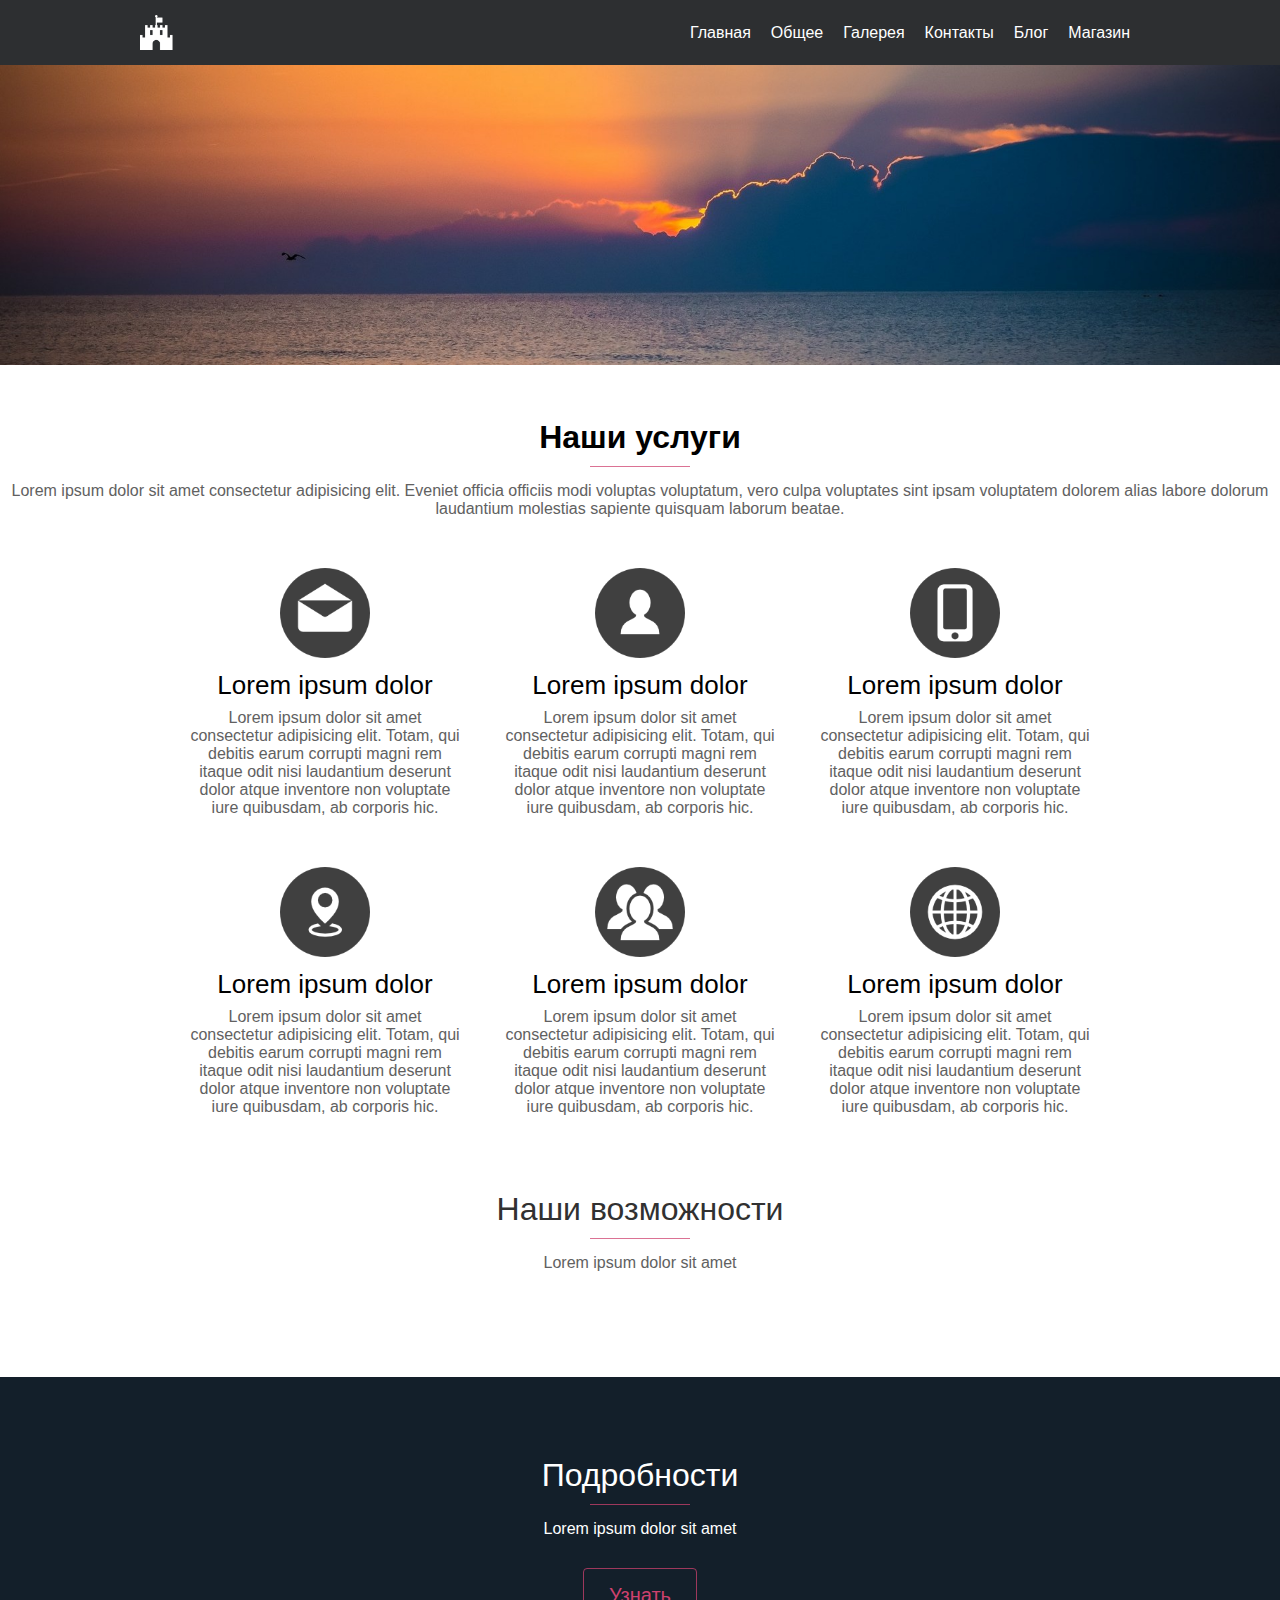
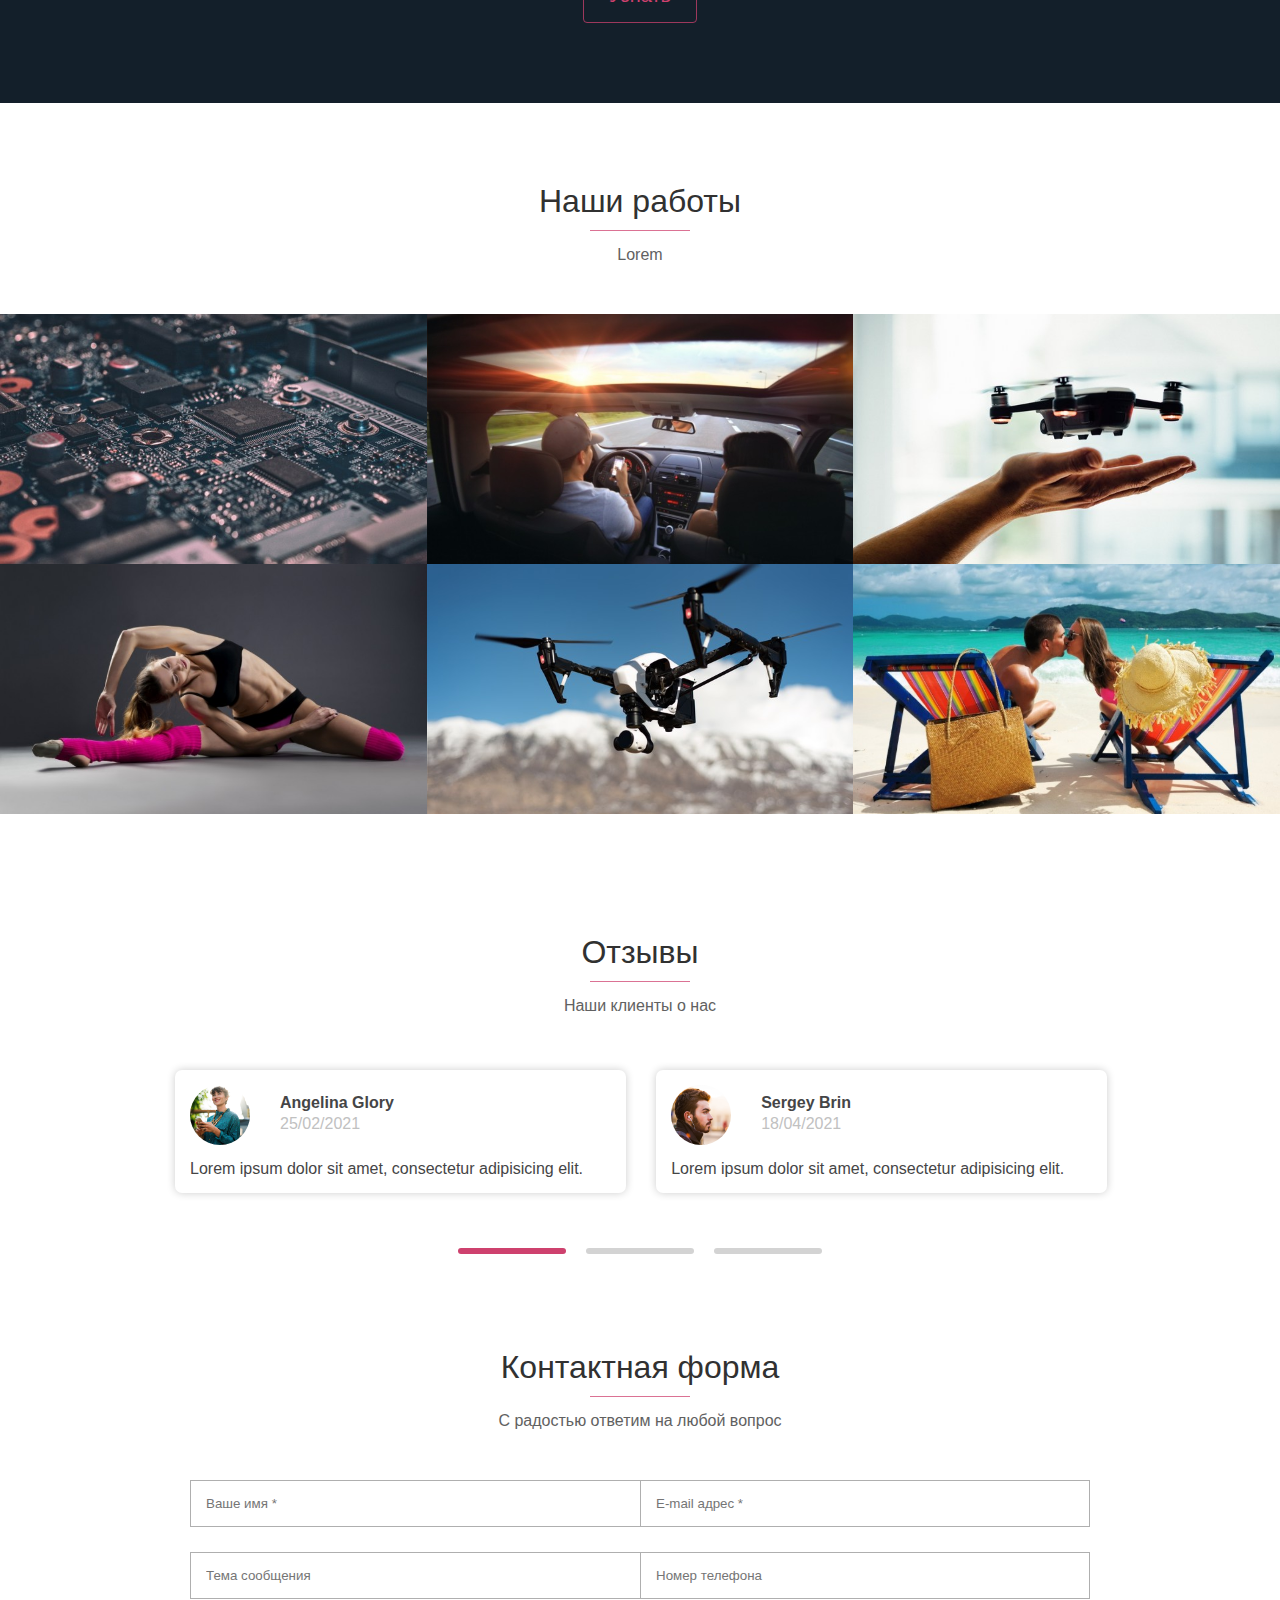
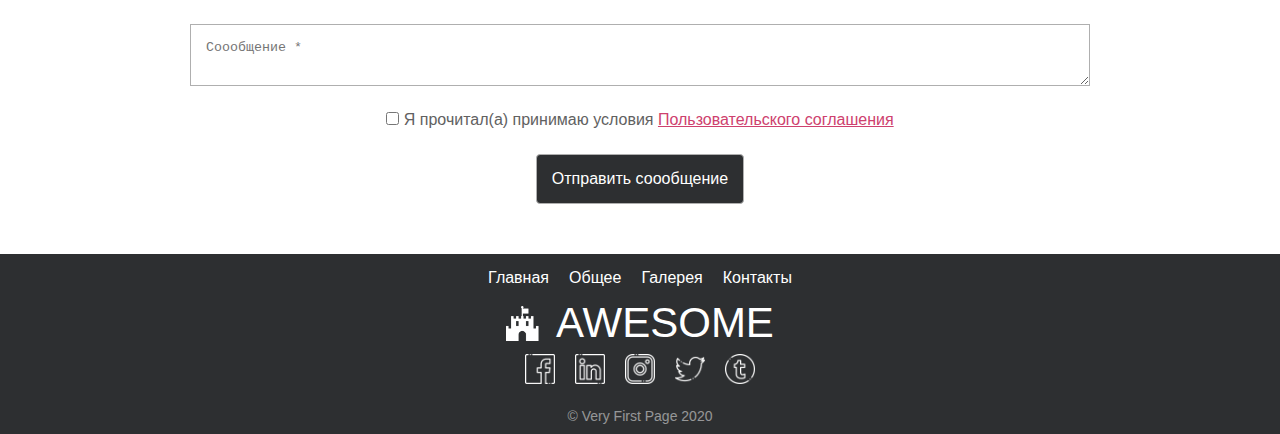
<file: index.html>
<!DOCTYPE html>
<html>
    <head>
        <title>Internet-Store: buy some products</title>
        <meta charset="utf-8">
        <meta name="viewport" content="width=device-width, initial-scale=1.0">
        <link rel="stylesheet" href="styles.css"/>
        <script src="script.js"></script>
        <script src="https://code.jquery.com/jquery-3.5.1.min.js"></script>
        <script src="popup.js"></script>
    </head>
    <body>
        <header>
            <nav id="myTopnav">
                <img src="img/fort-icon.png" alt="Логотип сайта">
                <ul class="menu">
                    <li><a href="index.html" class="menu-element"title="На главную" data-link="top">Главная</a></li>
                    <li><a href="#services" class="menu-element" title="Информация" data-link="services">Общее</a></li>
                    <li><a href="gallery.html" class="menu-element" title="Галерея" data-link="portfolio">Галерея</a></li>
                    <li><a href="contacts.html" class="menu-element" title="Контакты">Контакты</a></li>
                    <li><a href="blog.html" class="menu-element" title="Наш блог">Блог</a></li>
                    <li><a href="shop.html" class="menu-element" title="Магазин">Магазин</a></li>
                </ul>
                <div id="hamburger" class="icon">&#9776;</div>  
            </nav>
        </header>
        <main>
            <section id="top">
                <img class="top-image" src="img/04.jpg" alt="Обложка страницы">
            </section>
            <section class="services" id="services">
            <h1>Наши услуги</h1>
            <div class="delimeter"></div>
            <p>Lorem ipsum dolor sit amet consectetur adipisicing elit. Eveniet officia officiis modi voluptas voluptatum, vero culpa voluptates sint ipsam voluptatem dolorem alias labore dolorum laudantium molestias sapiente quisquam laborum beatae.</p>
            <div class="services-container">
                <div class="container-row">
                    <div class="row-item">
                        <img class="item-img" src="img/icon-1.png" alt="">
                        <h2>Lorem ipsum dolor</h2>
                        <p>Lorem ipsum dolor sit amet consectetur adipisicing elit. Totam, qui debitis earum corrupti magni rem itaque odit nisi laudantium deserunt dolor atque inventore non voluptate iure quibusdam, ab corporis hic.</p>
                    </div>
                    <div class="row-item">
                        <img class="item-img" src="img/icon-2.png" alt="">
                        <h2>Lorem ipsum dolor</h2>
                        <p>Lorem ipsum dolor sit amet consectetur adipisicing elit. Totam, qui debitis earum corrupti magni rem itaque odit nisi laudantium deserunt dolor atque inventore non voluptate iure quibusdam, ab corporis hic.</p>
                    </div>
                    <div class="row-item">
                        <img class="item-img" src="img/icon-3.png" alt="">
                        <h2>Lorem ipsum dolor</h2>
                        <p>Lorem ipsum dolor sit amet consectetur adipisicing elit. Totam, qui debitis earum corrupti magni rem itaque odit nisi laudantium deserunt dolor atque inventore non voluptate iure quibusdam, ab corporis hic.</p>
                    </div>
                    <div class="row-item">
                        <img class="item-img" src="img/icon-4.png" alt="">
                        <h2>Lorem ipsum dolor</h2>
                        <p>Lorem ipsum dolor sit amet consectetur adipisicing elit. Totam, qui debitis earum corrupti magni rem itaque odit nisi laudantium deserunt dolor atque inventore non voluptate iure quibusdam, ab corporis hic.</p>
                    </div>
                    <div class="row-item">
                        <img class="item-img" src="img/icon-5.png" alt="">
                        <h2>Lorem ipsum dolor</h2>
                        <p>Lorem ipsum dolor sit amet consectetur adipisicing elit. Totam, qui debitis earum corrupti magni rem itaque odit nisi laudantium deserunt dolor atque inventore non voluptate iure quibusdam, ab corporis hic.</p>
                    </div>
                    <div class="row-item">
                        <img class="item-img" src="img/icon-6.png" alt="">
                        <h2>Lorem ipsum dolor</h2>
                        <p>Lorem ipsum dolor sit amet consectetur adipisicing elit. Totam, qui debitis earum corrupti magni rem itaque odit nisi laudantium deserunt dolor atque inventore non voluptate iure quibusdam, ab corporis hic.</p>
                    </div>
                </div>
            </div>
            </section>
            <section class="services">
                <h1 class="main-title">Наши возможности</h1>
                <div class="delimeter"></div>
                <p class="main-title-description">Lorem ipsum dolor sit amet</p>
                <div class="services-container"></div>
            </section>
            <section class="overlay black-back">
                <h2 class="main-title">Подробности</h2>
                <div class="delimeter"></div>
                <p class="main-title-description">Lorem ipsum dolor sit amet</p>
                <button class="common-button" type="button" name="button">Узнать</button>
            </section>
            <section class="portfolio" id="portfolio">
                <h2 class="main-title">Наши работы</h2>
                <div class="delimeter"></div>
                <p class="main-title-description">Lorem</p>
                <div class="portfolio-container">
                <div class="portfolio-item" style="background-image: url('img/img12.jpg');" data-src="img/img12.jpg"></div>
                <div class="portfolio-item" style="background-image: url('img/img05.jpg');" data-src="img/img05.jpg"></div>
                <div class="portfolio-item" style="background-image: url('img/img10.jpg');" data-src="img/img10.jpg"></div>
                <div class="portfolio-item" style="background-image: url('img/img07.jpg');" data-src="img/img07.jpg"></div>
                <div class="portfolio-item" style="background-image: url('img/img09.jpg');" data-src="img/img09.jpg"></div>
                <div class="portfolio-item" style="background-image: url('img/img04.jpg');" data-src="img/img04.jpg"></div>
                <div class="description-container">
                <p class="portfolio-title">Lorum dolorum</p>
                <p class="portfolio-description">
                    Duis aute irure dolor in reprehenderit in voluptate velit esse cillum 
                    dolore eu fugiat nulla pariatur.
                </p>
                </div>
                </div>
            </section>
            <section class="testimonials">
                <h1 class="main-title">Отзывы</h1>
                <div class="delimeter"></div>
                <p class="main-title-description">Наши клиенты о нас</p>
                <div class="testimonials-container">
                    <div class="testimonials-inner">
                        <div class="testimonials-card">
                            <div class="card-row">
                                <img class="card-img" src="img/testimonials/01.jpg" alt="">
                                <div class="card-head">
                                    <h4>Angelina Glory</h4>
                                    <span>25/02/2021</span>
                                </div>
                            </div>
                            <p>Lorem ipsum dolor sit amet, consectetur adipisicing elit. </p>
                        </div>
                        <div class="testimonials-card">
                            <div class="card-row">
                                <img class="card-img" src="img/testimonials/02.jpg" alt="">
                                <div class="card-head">
                                    <h4>Sergey Brin</h4>
                                    <span>18/04/2021</span>
                                </div>
                            </div>
                            <p>Lorem ipsum dolor sit amet, consectetur adipisicing elit. </p>
                        </div>
                        <div class="testimonials-card">
                            <div class="card-row">
                                <img class="card-img" src="img/testimonials/03.jpg" alt="">
                                <div class="card-head">
                                    <h4>Stas Savchenko</h4>
                                    <span>25/05/2021</span>
                                </div>
                            </div>
                            <p>Lorem ipsum dolor sit amet, consectetur adipisicing elit. </p>
                        </div>
                        <div class="testimonials-card">
                            <div class="card-row">
                                <img class="card-img" src="img/testimonials/04.jpg" alt="">
                                <div class="card-head">
                                    <h4>Angelina Savchenko</h4>
                                    <span>26/05/2021</span>
                                </div>
                            </div>
                            <p>Lorem ipsum dolor sit amet, consectetur adipisicing elit. </p>
                        </div>
                        <div class="testimonials-card">
                            <div class="card-row">
                                <img class="card-img" src="img/testimonials/05.jpg" alt="">
                                <div class="card-head">
                                    <h4>Ekaterina Waffet</h4>
                                    <span>01/06/2021</span>
                                </div>
                            </div>
                            <p>Lorem ipsum dolor sit amet, consectetur adipisicing elit. </p>
                        </div>
                        <div class="testimonials-card">
                            <div class="card-row">
                                <img class="card-img" src="img/testimonials/06.jpg" alt="">
                                <div class="card-head">
                                    <h4>Sonya Kravets</h4>
                                    <span>02/06/2021</span>
                                </div>
                            </div>
                            <p>Lorem ipsum dolor sit amet, consectetur adipisicing elit. </p>
                        </div>
                    </div>
                    <div class="testimonials-controls">
                        <div class="control-item active"></div>
                        <div class="control-item"></div>
                        <div class="control-item"></div>
                    </div>
                </div>
            </section>
            <section class="contact" id="contact">
                <h2 class="main-title">Контактная форма</h2>
                <div class="delimeter"></div>
                <p class="main-title-description">С радостью ответим на любой вопрос</p>
                <form id="contactform" method="post" action="contact.php" class="contact-form">
                    <input name="name" type="text" class="col" placeholder="Ваше имя *" required>
                    <input name="email" type="email" class="col" placeholder="E-mail адрес *" required>
                    <input name="theme" type="text" class="col" placeholder="Тема сообщения">
                    <input name="phone" type="tel" class="col" placeholder="Номер телефона">
                    <textarea name="comment" class="row-col" placeholder="Соообщение *" required></textarea>
                    <span class="row-col check">
                        <input id="accept" type="checkbox" class="" required>
                        <label for="accept">Я прочитал(а) принимаю условия <a href="#">Пользовательского соглашения</a></label>
                    </span>
                    <input type="submit" id="submit" class="submit btn" value="Отправить соообщение">
                </form>
            </section>
        </main>
        <footer>
            <nav id="myTopnav">
                <ul class="menu">
                    <li><a href="index.html" title="На главную" class="menu-element" data-link="top">Главная</a></li>
                    <li><a href="#services" title="Общая информация" class="menu-element" data-link="services">Общее</a></li>
                    <li><a href="gallery.html" title="Фотогалерея" class="menu-element" data-link="portfolio">Галерея</a></li>
                    <li><a href="contacts.html" title="Контактная информация" class="menu-element">Контакты</a></li>
                </ul>
            </nav>
            <div class="brand">
                <img src="img/fort-icon.png" alt="Логотип сайта">
                <span>AWESOME</span>
            </div>
            <div class="social">
                <a href="#" title="Facebook" target="_blank">
                    <img class="social-img" src="img/001-facebook.png" alt="Facebook">
                </a>
                <a href="#" title="Linkedin" target="_blank">
                    <img class="social-img" src="img/004-linkedin.png" alt="Linkedin">
                </a>
                <a href="#" title="Instagram" target="_blank">
                    <img class="social-img" src="img/005-instagram.png" alt="Instagram">
                </a>
                <a href="#" title="Twitter" target="_blank">
                    <img class="social-img" src="img/007-twitter.png" alt="Twitter">
                </a>
                <a href="#" title="Tumblr" target="_blank">
                    <img class="social-img" src="img/010-tumblr.png" alt="Tumblr">
                </a>
            </div>
            <div class="copyright">© Very First Page 2020</div>
        </footer>
    </body>
</html>
</file>
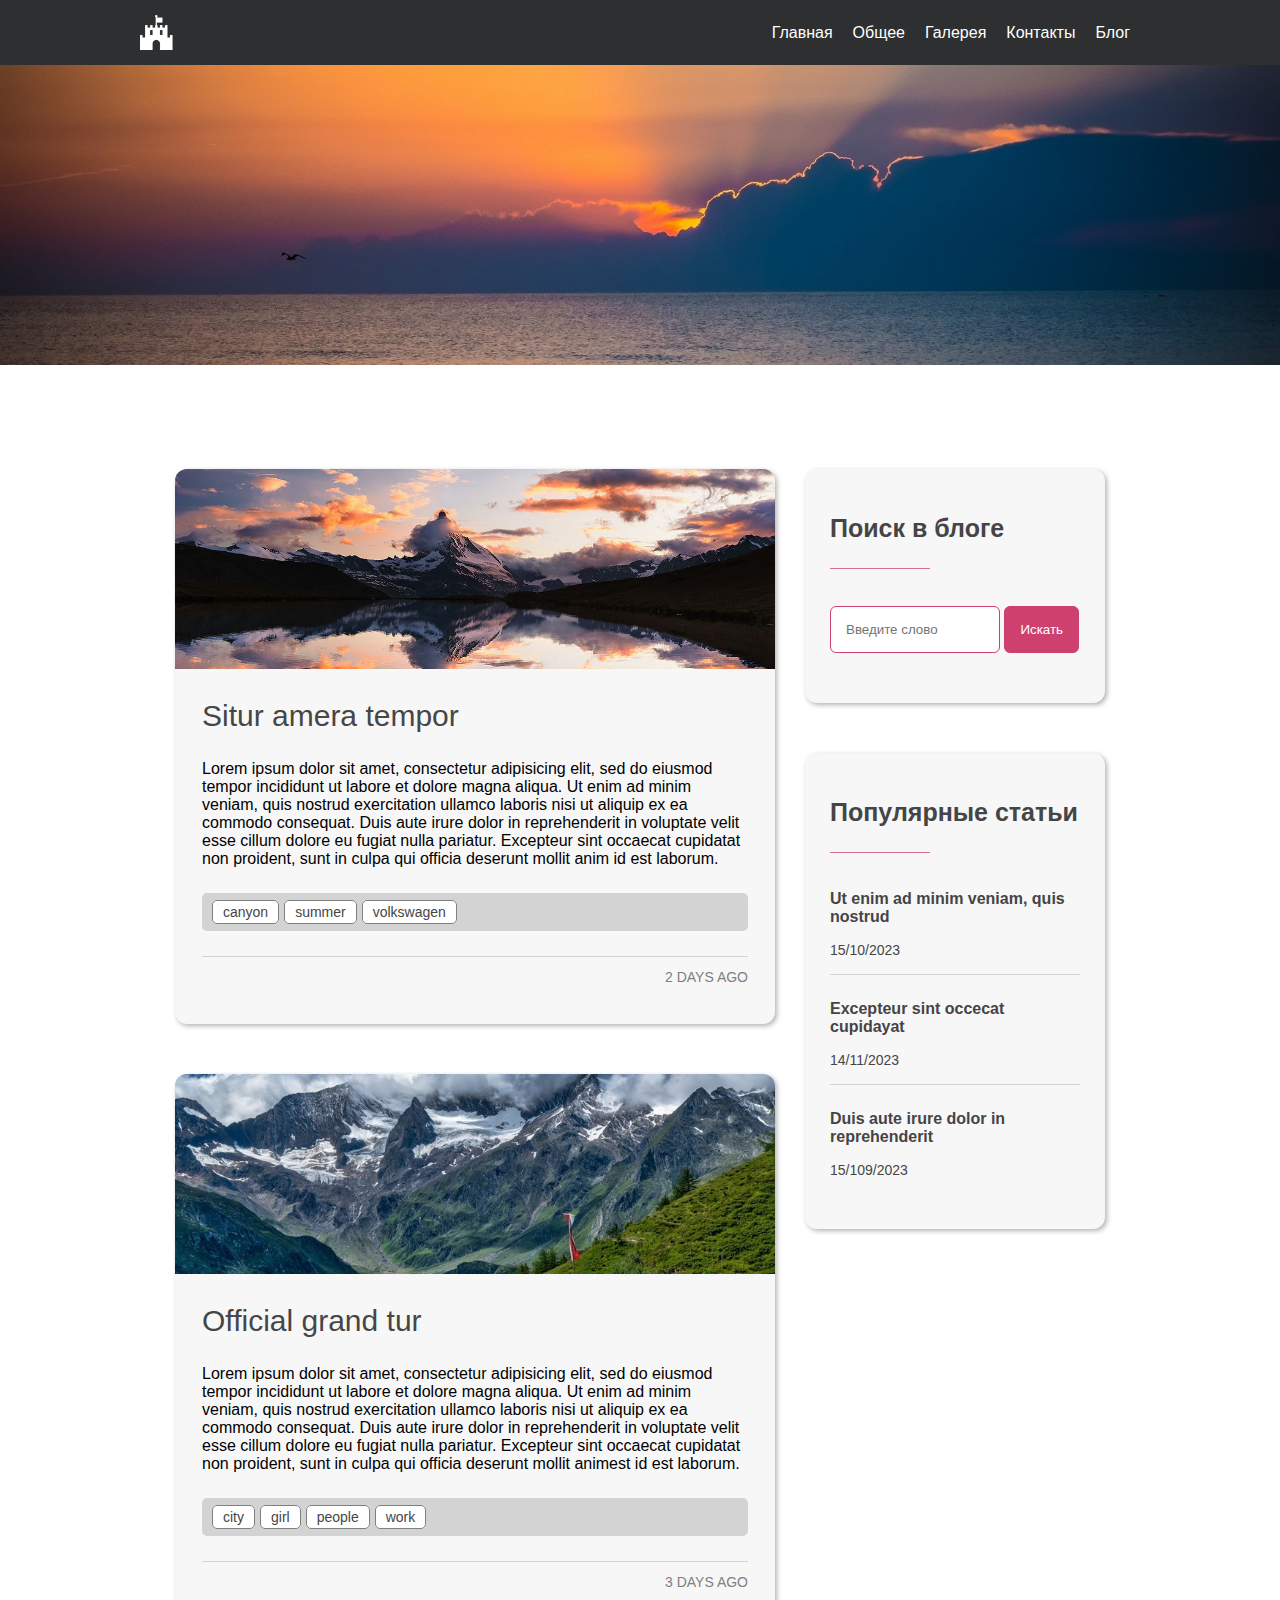
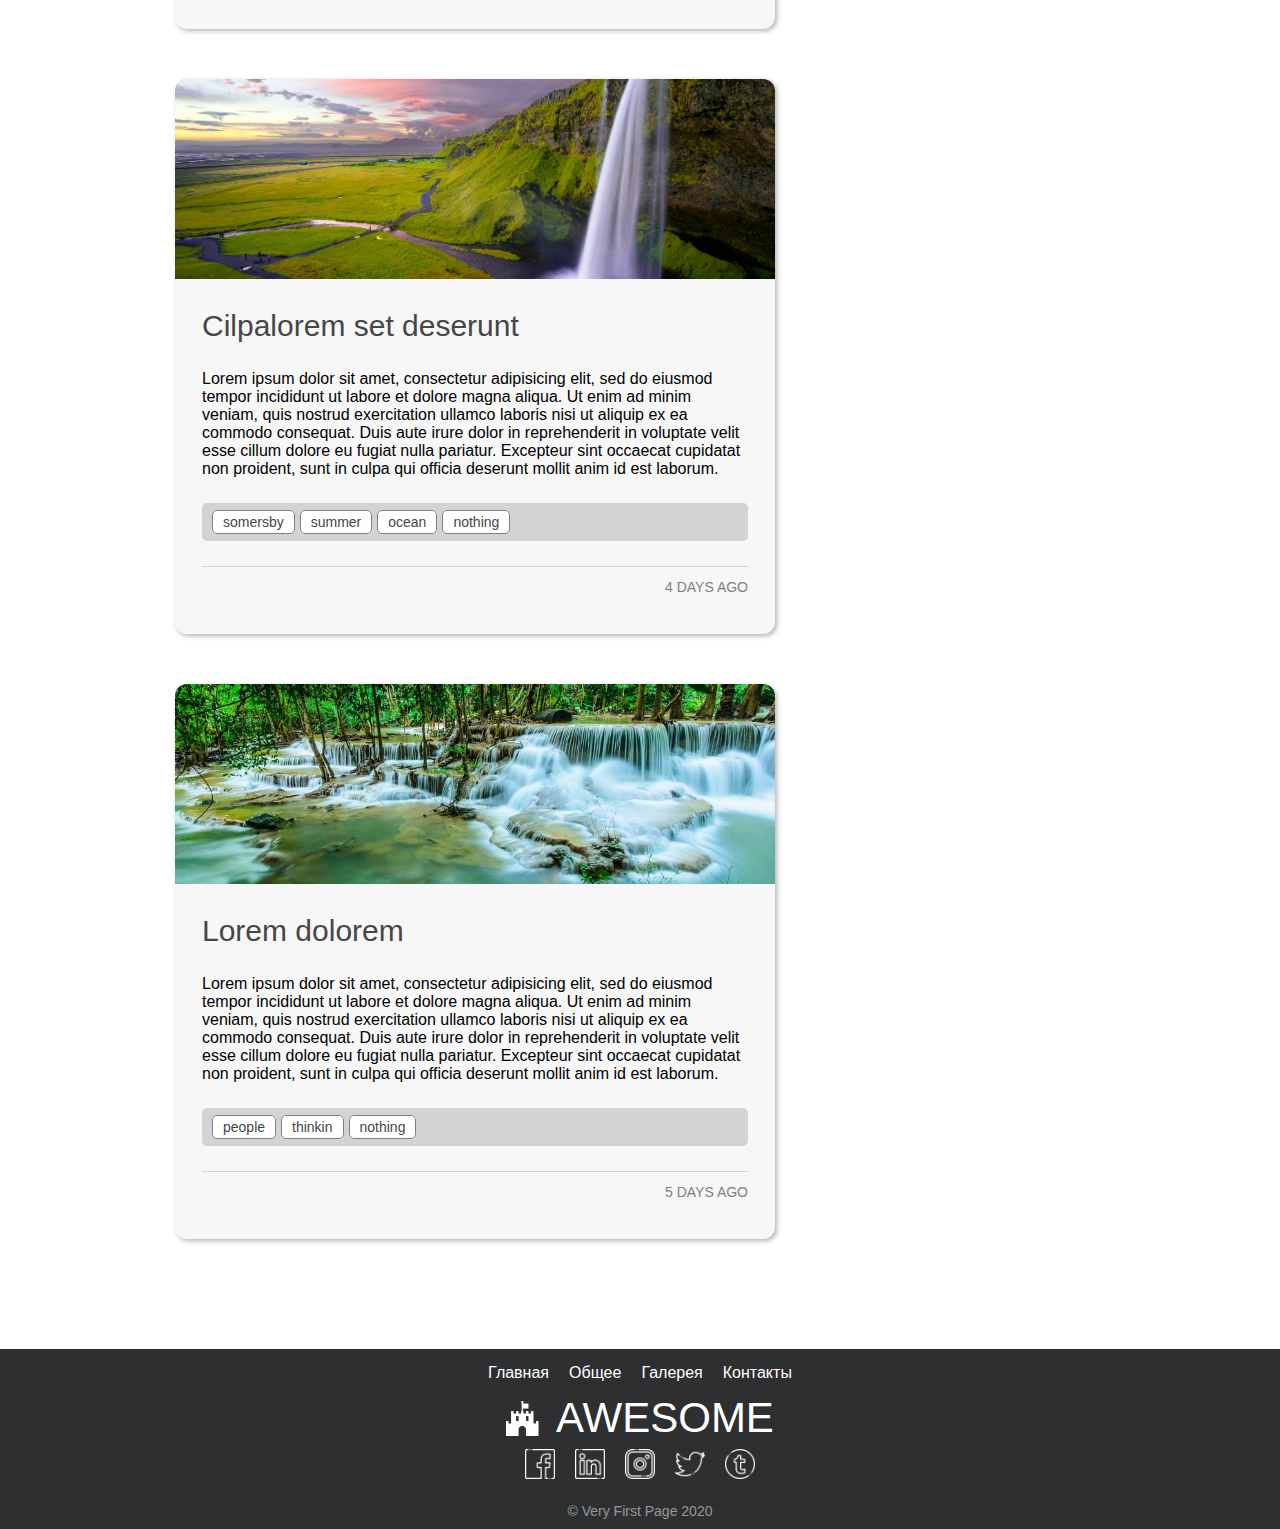
<file: blog.html>
<!DOCTYPE html>
<html>
    <head>
        <title>Internet-Store: buy some products</title>
        <meta charset="utf-8">
        <meta name="viewport" content="width=device-width, initial-scale=1.0">
        <link rel="stylesheet" href="styles.css"/>
        <link rel="stylesheet" href="blog.css"/>
        <script src="https://code.jquery.com/jquery-3.5.1.min.js"></script>
        <script src="blog.js"></script>
    </head>
    <body>
        <header>
            <nav id="myTopnav">
                <img src="img/fort-icon.png" alt="Логотип сайта">
                <ul class="menu">
                    <li><a href="index.html" class="menu-element"title="На главную" data-link="top">Главная</a></li>
                    <li><a href="#services" class="menu-element" title="Информация" data-link="services">Общее</a></li>
                    <li><a href="gallery.html" class="menu-element" title="Галерея" data-link="portfolio">Галерея</a></li>
                    <li><a href="contacts.html" class="menu-element" title="Контакты">Контакты</a></li>
                    <li><a href="blog.html" class="menu-element" title="Наш блог">Блог</a></li>
                </ul>
                <div id="hamburger" class="icon">&#9776;</div>  
            </nav>
        </header>
        <main>
            <section id="top">
                <img class="top-image" src="img/04.jpg" alt="Обложка страницы">
            </section>
            <article class="blog-article">
                <div class="blog-container">
                    <section class="blog-card">
                        <div class="blog-header">
                            <div class="blog-cover">
                            </div>
                        </div>
                        <div class="blog-body">
                            <div class="blog-title">
                                <h2>Lorem ipsum dolor sit amet consectetur adipisicing elit</h2>
                            </div>
                            <div class="blog-text">
                                <p>Lorem ipsum dolo0r sit amet consectetur adipisicing elit. Quod debitis magnam quasi quia, exercitationem recusandae iure ab explicabo totam asperiores atque corporis id voluptatem sit praesentium cum necessitatibus, enim aut.</p>
                            </div>
                            <div class="blog-tags">
                                <ul>
                                    <li><a href="#">lorem</a></li>
                                    <li><a href="#">poident</a></li>
                                    <li><a href="#">amet</a></li>
                                    <li><a href="#">laborum</a></li>
                                </ul>
                            </div>
                            <div class="blog-footer">
                                <div class="blog-published-date"> 3 дня назад</div>
                            </div>
                        </div>
                    </section>
                    <section class="blog-card">
                        <div class="blog-header">
                            <div class="blog-cover">
                            </div>
                        </div>
                        <div class="blog-body">
                            <div class="blog-title">
                                <h2>Lorem ipsum dolor sit amet consectetur adipisicing elit</h2>
                            </div>
                            <div class="blog-text">
                                <p>Lorem ipsum dolo0r sit amet consectetur adipisicing elit. Quod debitis magnam quasi quia, exercitationem recusandae iure ab explicabo totam asperiores atque corporis id voluptatem sit praesentium cum necessitatibus, enim aut.</p>
                            </div>
                            <div class="blog-tags">
                                <ul>
                                    <li><a href="#">lorem</a></li>
                                    <li><a href="#">proident</a></li>
                                    <li><a href="#">amet</a></li>
                                    <li><a href="#">laborum</a></li>
                                </ul>
                            </div>
                            <div class="blog-footer">
                                <div class="blog-published-date"> 3 дня назад</div>
                            </div>
                        </div>
                    </section>
                </div>
                <aside class="blog-aside">
                    <div class="aside-search">
                        <h3 class="search-title">Поиск в блоге</h3>
                        <div class="search-delimeter"></div>
                        <input type="search" name="search-text" class="search-text" value="" placeholder="Введите слово">
                        <input class="search-do" type="submit" name="search-do" value="Искать">
                    </div>
                    <div class="aside-recent">
                        <h3 class="search-title">Популярные статьи</h3>
                        <div class="search-delimeter"></div>
                        <div class="recent-item">
                            <p>Ut enim ad minim veniam, quis nostrud</p>
                            <span>15/10/2023</span>
                        </div>
                        <div class="recent-item">
                            <p>Excepteur sint occecat cupidayat</p>
                            <span>14/11/2023</span>
                        </div>
                        <div class="recent-item">
                            <p>Duis aute irure dolor in reprehenderit</p>
                            <span>15/109/2023</span>
                        </div>
                    </div>
                </aside>
            </article>
        </main>
        <footer>
            <nav id="myTopnav">
                <ul class="menu">
                    <li><a href="index.html" title="На главную" class="menu-element" data-link="top">Главная</a></li>
                    <li><a href="#services" title="Общая информация" class="menu-element" data-link="services">Общее</a></li>
                    <li><a href="gallery.html" title="Фотогалерея" class="menu-element" data-link="portfolio">Галерея</a></li>
                    <li><a href="contacts.html" title="Контактная информация" class="menu-element">Контакты</a></li>
                </ul>
            </nav>
            <div class="brand">
                <img src="img/fort-icon.png" alt="Логотип сайта">
                <span>AWESOME</span>
            </div>
            <div class="social">
                <a href="#" title="Facebook" target="_blank">
                    <img class="social-img" src="img/001-facebook.png" alt="Facebook">
                </a>
                <a href="#" title="Linkedin" target="_blank">
                    <img class="social-img" src="img/004-linkedin.png" alt="Linkedin">
                </a>
                <a href="#" title="Instagram" target="_blank">
                    <img class="social-img" src="img/005-instagram.png" alt="Instagram">
                </a>
                <a href="#" title="Twitter" target="_blank">
                    <img class="social-img" src="img/007-twitter.png" alt="Twitter">
                </a>
                <a href="#" title="Tumblr" target="_blank">
                    <img class="social-img" src="img/010-tumblr.png" alt="Tumblr">
                </a>
            </div>
            <div class="copyright">© Very First Page 2020</div>
        </footer>
    </body>
</html>
</file>
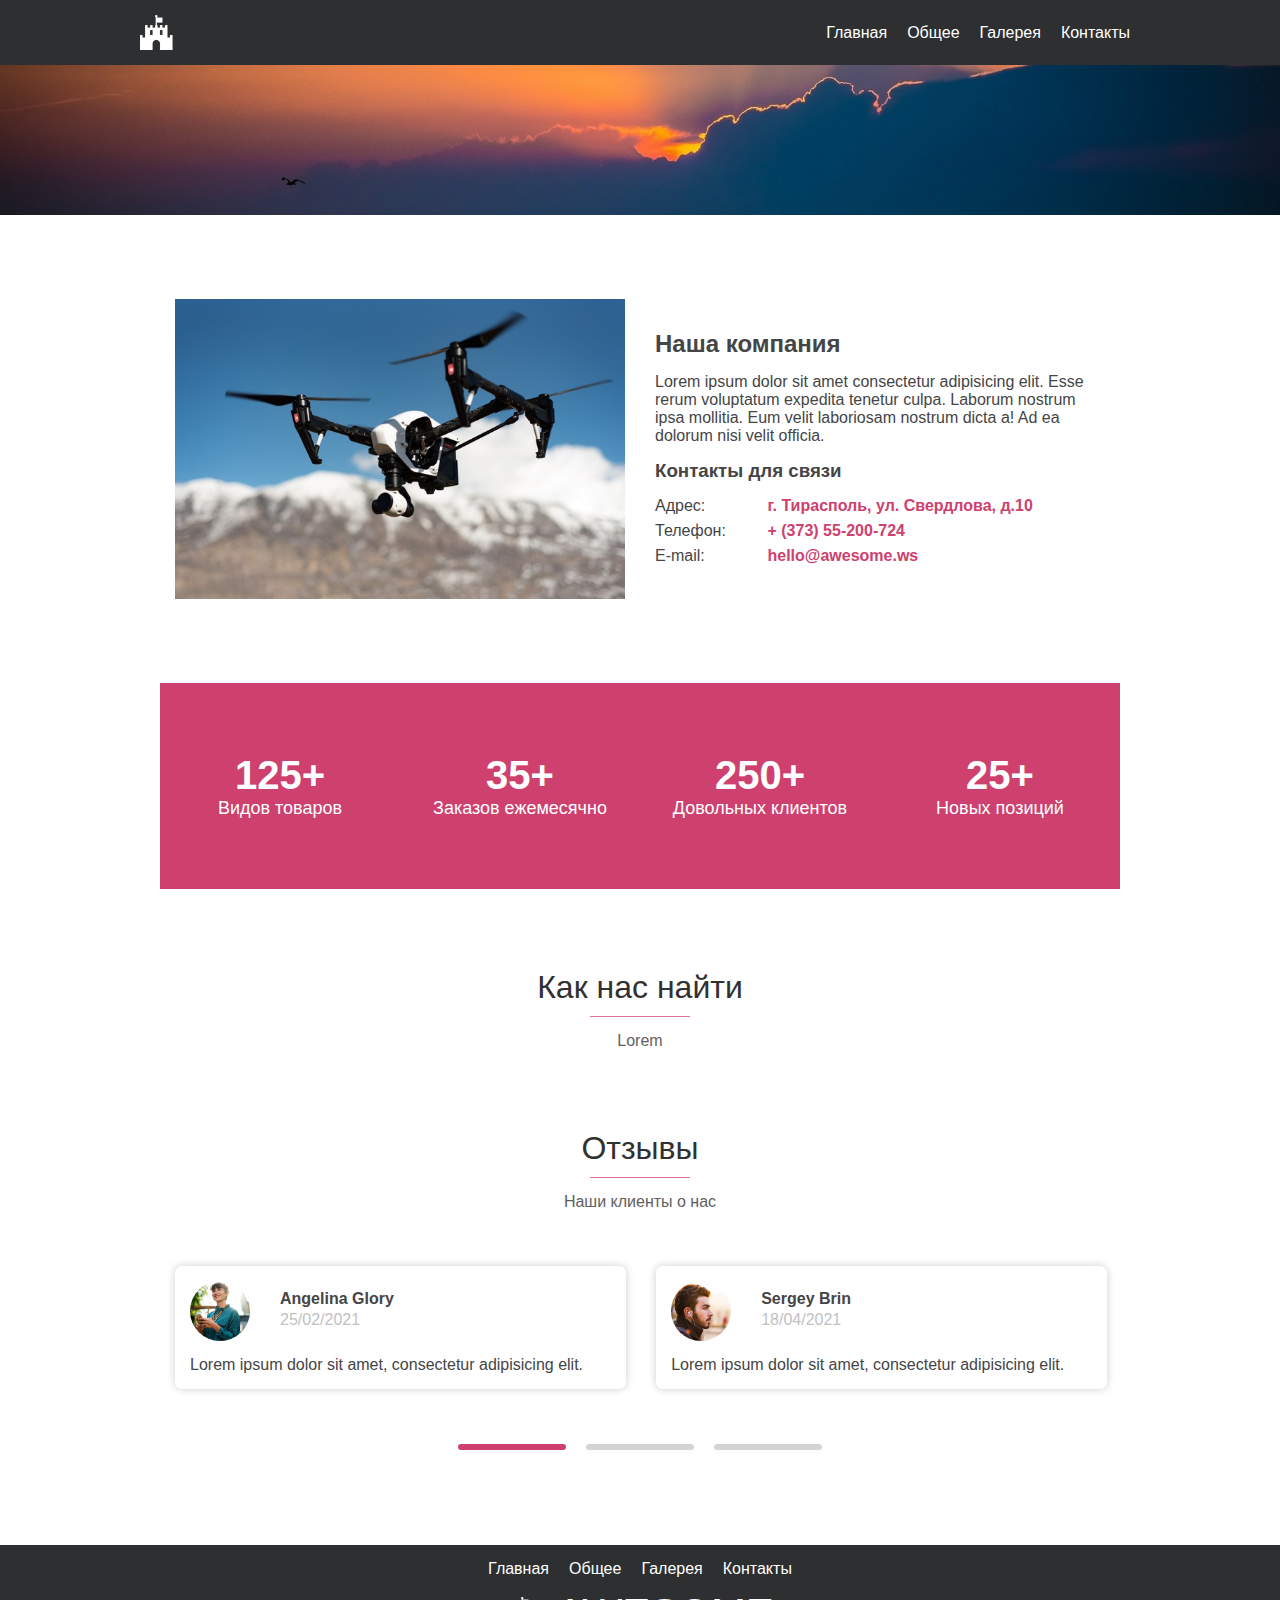
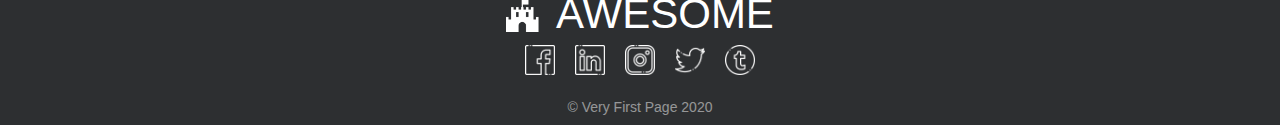
<file: contacts.html>
<!DOCTYPE html>
<html>
    <head>
        <title>Internet-Store: buy some products</title>
        <meta charset="utf-8">
        <meta name="viewport" content="width=device-width, initial-scale=1.0">
        <link rel="stylesheet" href="styles.css"/>
        <script src="script.js"></script>
        <script src="https://code.jquery.com/jquery-3.5.1.min.js"></script>
        <script src="popup.js"></script>
        <script src="counter.js"></script>
    </head>
    <body>
        <header>
            <nav id="myTopnav">
                <img src="img/fort-icon.png" alt="Логотип сайта">
                <ul class="menu">
                    <li><a href="index.html" class="menu-element"title="На главную">Главная</a></li>
                    <li><a href="#services" class="menu-element" title="Информация" data-link="services">Общее</a></li>
                    <li><a href="gallery.html" class="menu-element" title="Галерея" data-link="portfolio">Галерея</a></li>
                    <li><a href="contacts.html" class="menu-element" title="Контакты">Контакты</a></li>
                </ul>
                <div id="hamburger" class="icon">&#9776;</div>  
            </nav>
        </header>
        <main>
            <section id="top">
                <img class="top-image top-image-sub" src="img/04.jpg" alt="Обложка страницы">
            </section>
            <section class="about-us">
                <div class="about-container">
                    <div class="about-row">
                        <div class="about-column">
                            <div class="content-left">
                                <img src="img/img09.jpg" alt="О нас">
                            </div>
                        </div>
                        <div class="about-column">
                            <div class="content-right">
                                <h2>Наша компания</h2>
                                <p>Lorem ipsum dolor sit amet consectetur adipisicing elit. Esse rerum voluptatum expedita tenetur culpa. Laborum nostrum ipsa mollitia. Eum velit laboriosam nostrum dicta a! Ad ea dolorum nisi velit officia.</p>
                                <h3>Контакты для связи</h3>
                                <div class="about-contact">
                                    <span>Адрес:</span>
                                    <span>г. Тирасполь, ул. Свердлова, д.10</span>
                                </div>
                                <div class="about-contact">
                                    <span>Телефон:</span>
                                    <span>+ (373) 55-200-724</span>
                                </div>
                                <div class="about-contact">
                                    <span>E-mail:</span>
                                    <span>hello@awesome.ws</span>
                                </div>
                            </div>
                        </div>
                    </div>
                </div>
            </section>
            <section class="our-achievement">
                <div class="achievement-container">
                    <div class="achievement-row">
                        <div class="achievement-column">
                            <div class="single-achievement">
                                <h3 class="counter">
                                    <span id="secondo1" class="countup" data-end="1250">1250 </span>+
                                </h3>
                                <p>Видов товаров</p>
                            </div>
                        </div>
                        <div class="achievement-column">
                            <div class="single-achievement">
                                <h3 class="counter">
                                    <span id="secondo2" class="countup" data-end="350">350 </span>+
                                </h3>
                                <p>Заказов ежемесячно</p>
                            </div>
                        </div>
                        <div class="achievement-column">
                            <div class="single-achievement">
                                <h3 class="counter">
                                    <span id="secondo3" class="countup" data-end="2500">2500 </span>+
                                </h3>
                                <p>Довольных клиентов</p>
                            </div>
                        </div>
                        <div class="achievement-column">
                            <div class="single-achievement">
                                <h3 class="counter">
                                    <span id="secondo3" class="countup" data-end="250">250 </span>+
                                </h3>
                                <p>Новых позиций</p>
                            </div>
                        </div>
                    </div>
                </div>
            </section>
            <section id="map">
                <h1 class="main-title">Как нас найти</h1>
                <div class="delimeter"></div>
                <p class="main-title-description">Lorem</p>
                <script type="text/javascript" charset="utf-8" async src="https://api-maps.yandex.ru/services/constructor/1.0/js/?um=constructor%3A5ef33178e70de6ee539375ae5ad70f99e364a581bf4d4ae542c0053989c075f8&amp;width=100%25&amp;height=500&amp;lang=ru_RU&amp;scroll=true"></script>
            </section>
            <section class="testimonials">
                <h1 class="main-title">Отзывы</h1>
                <div class="delimeter"></div>
                <p class="main-title-description">Наши клиенты о нас</p>
                <div class="testimonials-container">
                    <div class="testimonials-inner">
                        <div class="testimonials-card">
                            <div class="card-row">
                                <img class="card-img" src="img/testimonials/01.jpg" alt="">
                                <div class="card-head">
                                    <h4>Angelina Glory</h4>
                                    <span>25/02/2021</span>
                                </div>
                            </div>
                            <p>Lorem ipsum dolor sit amet, consectetur adipisicing elit. </p>
                        </div>
                        <div class="testimonials-card">
                            <div class="card-row">
                                <img class="card-img" src="img/testimonials/02.jpg" alt="">
                                <div class="card-head">
                                    <h4>Sergey Brin</h4>
                                    <span>18/04/2021</span>
                                </div>
                            </div>
                            <p>Lorem ipsum dolor sit amet, consectetur adipisicing elit. </p>
                        </div>
                        <div class="testimonials-card">
                            <div class="card-row">
                                <img class="card-img" src="img/testimonials/03.jpg" alt="">
                                <div class="card-head">
                                    <h4>Stas Savchenko</h4>
                                    <span>25/05/2021</span>
                                </div>
                            </div>
                            <p>Lorem ipsum dolor sit amet, consectetur adipisicing elit. </p>
                        </div>
                        <div class="testimonials-card">
                            <div class="card-row">
                                <img class="card-img" src="img/testimonials/04.jpg" alt="">
                                <div class="card-head">
                                    <h4>Angelina Savchenko</h4>
                                    <span>26/05/2021</span>
                                </div>
                            </div>
                            <p>Lorem ipsum dolor sit amet, consectetur adipisicing elit. </p>
                        </div>
                        <div class="testimonials-card">
                            <div class="card-row">
                                <img class="card-img" src="img/testimonials/05.jpg" alt="">
                                <div class="card-head">
                                    <h4>Ekaterina Waffet</h4>
                                    <span>01/06/2021</span>
                                </div>
                            </div>
                            <p>Lorem ipsum dolor sit amet, consectetur adipisicing elit. </p>
                        </div>
                        <div class="testimonials-card">
                            <div class="card-row">
                                <img class="card-img" src="img/testimonials/06.jpg" alt="">
                                <div class="card-head">
                                    <h4>Sonya Kravets</h4>
                                    <span>02/06/2021</span>
                                </div>
                            </div>
                            <p>Lorem ipsum dolor sit amet, consectetur adipisicing elit. </p>
                        </div>
                    </div>
                    <div class="testimonials-controls">
                        <div class="control-item active"></div>
                        <div class="control-item"></div>
                        <div class="control-item"></div>
                    </div>
                </div>
            </section>
        </main>
        <footer>
            <nav>
                <ul>
                    <li><a href="index.html" title="На главную">Главная</a></li>
                    <li><a href="#services" title="Общая информация" class="menu-element" data-link="services">Общее</a></li>
                    <li><a href="gallery.html" title="Фотогалерея" class="menu-element" data-link="portfolio">Галерея</a></li>
                    <li><a href="contacts.html" title="Контактная информация" class="menu-element">Контакты</a></li>
                </ul>
            </nav>
            <div class="brand">
                <img src="img/fort-icon.png" alt="Логотип сайта">
                <span>AWESOME</span>
            </div>
            <div class="social">
                <a href="#" title="Facebook" target="_blank">
                    <img class="social-img" src="img/001-facebook.png" alt="Facebook">
                </a>
                <a href="#" title="Linkedin" target="_blank">
                    <img class="social-img" src="img/004-linkedin.png" alt="Linkedin">
                </a>
                <a href="#" title="Instagram" target="_blank">
                    <img class="social-img" src="img/005-instagram.png" alt="Instagram">
                </a>
                <a href="#" title="Twitter" target="_blank">
                    <img class="social-img" src="img/007-twitter.png" alt="Twitter">
                </a>
                <a href="#" title="Tumblr" target="_blank">
                    <img class="social-img" src="img/010-tumblr.png" alt="Tumblr">
                </a>
            </div>
            <div class="copyright">© Very First Page 2020</div>
        </footer>
    </body>
</html>
</file>
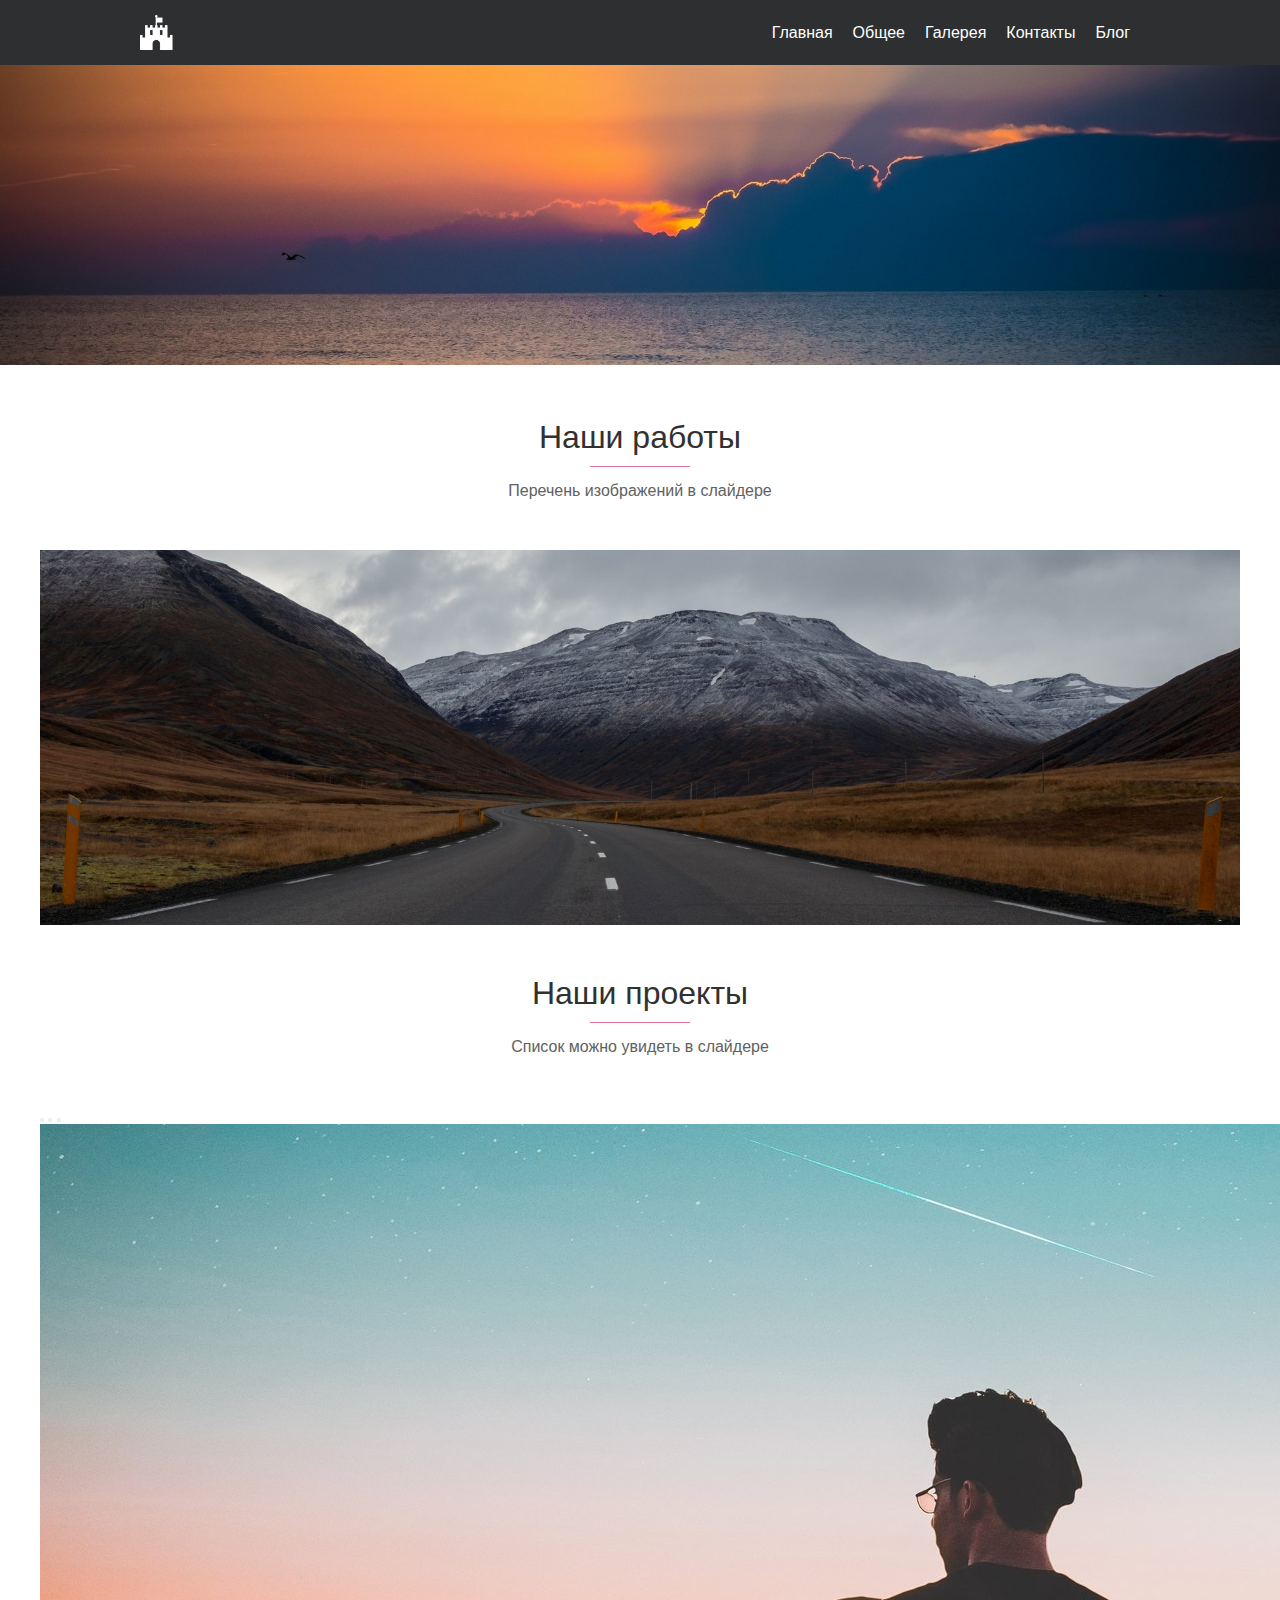
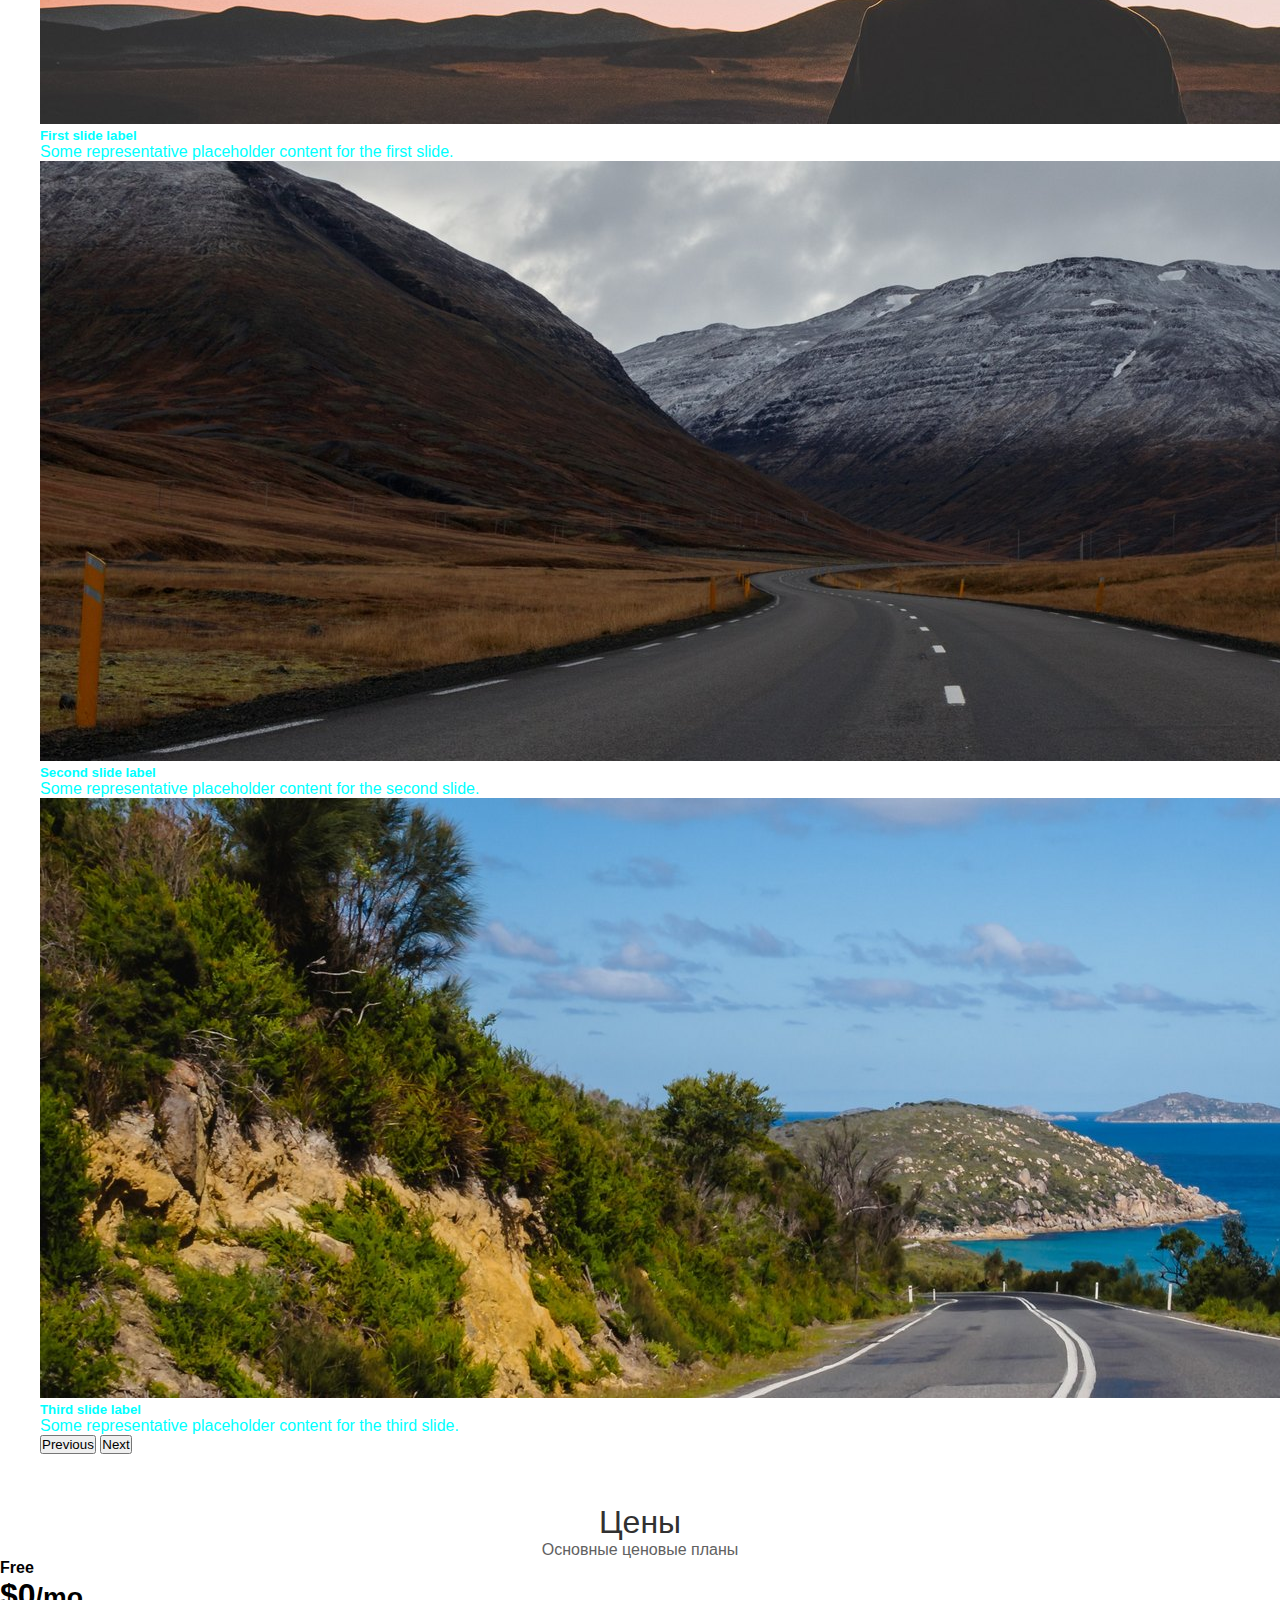
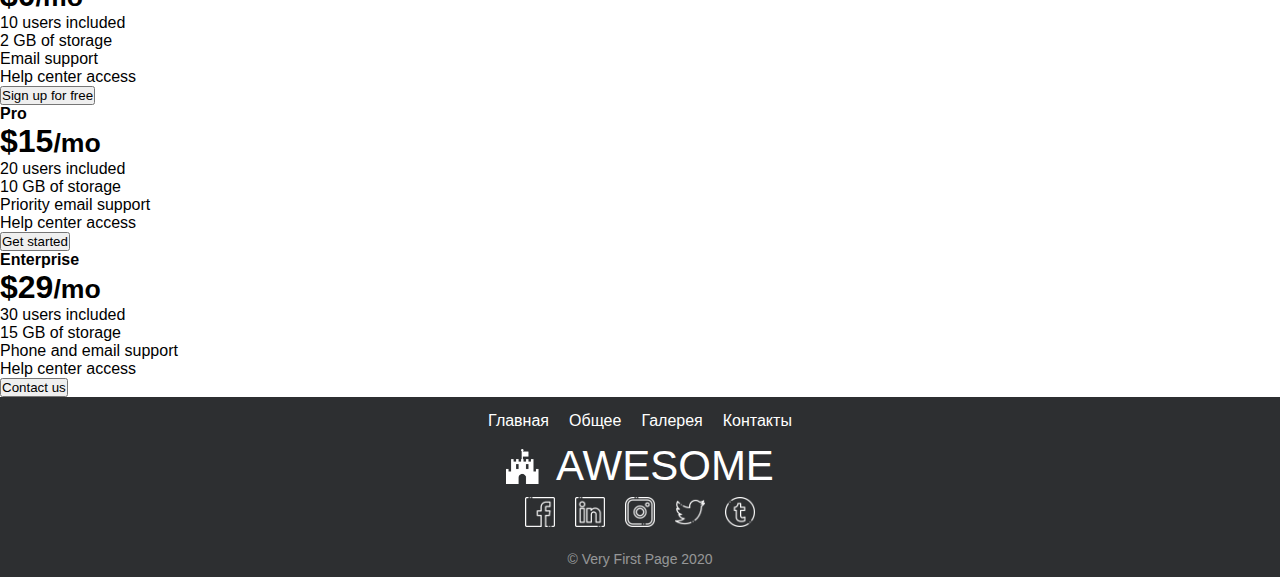
<file: gallery.html>
<!DOCTYPE html>
<html>
    <head>
        <title>Internet-Store: buy some products</title>
        <meta charset="utf-8">
        <meta name="viewport" content="width=device-width, initial-scale=1.0">
        <link rel="stylesheet" href="styles.css"/>
        <link rel="stylesheet" href="gallery.css">
        <link rel="stylesheet" href="https://cdn.jsdelivr.net/npm/bootstrap@5.3.2/dist/css/bootstrap.min.css" integrity="sha384-T3c6CoIi6uLrA9TneNEoa7RxnatzjcDSCmG1MXxSR1GAsXEV/Dwwykc2MPK8M2HN" crossorigin="anonymous">
        <script src="https://code.jquery.com/jquery-3.5.1.min.js"></script>
        <script src="slider.js"></script>
        <script src="script.js"></script>
    </head>
    <body>
        <header>
            <nav id="myTopnav">
                <img src="img/fort-icon.png" alt="Логотип сайта">
                <ul class="menu">
                    <li><a href="index.html" class="menu-element"title="На главную" data-link="top">Главная</a></li>
                    <li><a href="#services" class="menu-element" title="Информация" data-link="services">Общее</a></li>
                    <li><a href="gallery.html" class="menu-element" title="Галерея" data-link="portfolio">Галерея</a></li>
                    <li><a href="contacts.html" class="menu-element" title="Контакты">Контакты</a></li>
                    <li><a href="blog.html" class="menu-element" title="Наш блог">Блог</a></li>
                </ul>
                <div id="hamburger" class="icon">&#9776;</div>  
            </nav>
        </header>
        <main>
            <section id="top">
                <img class="top-image" src="img/04.jpg" alt="Обложка страницы">
            </section>
            <section class="slider-section">
                <h1 class="main-title">Наши работы</h1>
                <div class="delimeter"></div>
                <p class="main-title-description">Перечень изображений в слайдере</p>
                <div class="slider-container">
                    <div class="slider-arrow left"></div>
                    <div class="slider-arrow right"></div>
                    <div class="slider-image"></div>
                </div>
            </section>
            <section class="slider-section">
              <h1 class="main-title">Наши проекты</h1>
              <div class="delimeter"></div>
              <p class="main-title-description">Список можно увидеть в слайдере</p>
              <div id="carouselExampleCaptions" class="carousel slide" data-bs-ride="carousel">
                  <div class="carousel-indicators">
                    <button type="button" data-bs-target="#carouselExampleCaptions" data-bs-slide-to="0" class="active" aria-current="true" aria-label="Slide 1"></button>
                    <button type="button" data-bs-target="#carouselExampleCaptions" data-bs-slide-to="1" aria-label="Slide 2"></button>
                    <button type="button" data-bs-target="#carouselExampleCaptions" data-bs-slide-to="2" aria-label="Slide 3"></button>
                  </div>
                  <div class="carousel-inner">
                    <div class="carousel-item active">
                      <img src="img/bootstrap04.jpg" class="d-block w-100" alt="...">
                      <div class="carousel-caption d-none d-md-block">
                          <h5>First slide label</h5>
                          <p>Some representative placeholder content for the first slide.</p>                
                      </div>
                    </div>
                    <div class="carousel-item">
                      <img src="img/bootstrap03.jpg" class="d-block w-100" alt="...">
                      <div class="carousel-caption d-none d-md-block">
                        <h5>Second slide label</h5>
                        <p>Some representative placeholder content for the second slide.</p>
                      </div>
                    </div>
                    <div class="carousel-item">
                      <img src="img/bootstrap05.jpg" class="d-block w-100" alt="...">
                      <div class="carousel-caption d-none d-md-block">
                        <h5>Third slide label</h5>
                        <p>Some representative placeholder content for the third slide.</p>
                      </div>
                    </div>
                  </div>
                  <button class="carousel-control-prev" type="button" data-bs-target="#carouselExampleCaptions" data-bs-slide="prev">
                    <span class="carousel-control-prev-icon" aria-hidden="true"></span>
                    <span class="visually-hidden">Previous</span>
                  </button>
                  <button class="carousel-control-next" type="button" data-bs-target="#carouselExampleCaptions" data-bs-slide="next">
                    <span class="carousel-control-next-icon" aria-hidden="true"></span>
                    <span class="visually-hidden">Next</span>
                  </button>
              </div>
            </section>
            <!-- Фрагмент блока цен-->  
            <section class="container">
              <h1 class="main-title">Цены</h1>
              <div class="delimiter"></div>
              <p class="main-title-description">Основные ценовые планы</p>
              <div class="row row-cols-1 row-cols-md-3 mb-5 text-center">
                  <div class="col">
                    <div class="card mb-4 rounded-3 shadow-sm">
                      <div class="card-header py-3">
                        <h4 class="my-0 fw-normal">Free</h4>
                      </div>
                      <div class="card-body">
                        <h1 class="card-title pricing-card-title">$0<small class="text-muted fw-light">/mo</small></h1>
                        <ul class="list-unstyled mt-3 mb-4">
                          <li>10 users included</li>
                          <li>2 GB of storage</li>
                          <li>Email support</li>
                          <li>Help center access</li>
                        </ul>
                        <button type="button" class="w-100 btn btn-lg btn-outline-primary">Sign up for free</button>
                      </div>
                    </div>
                  </div>
                  <div class="col">
                    <div class="card mb-4 rounded-3 shadow-sm">
                      <div class="card-header py-3">
                        <h4 class="my-0 fw-normal">Pro</h4>
                      </div>
                      <div class="card-body">
                        <h1 class="card-title pricing-card-title">$15<small class="text-muted fw-light">/mo</small></h1>
                        <ul class="list-unstyled mt-3 mb-4">
                          <li>20 users included</li>
                          <li>10 GB of storage</li>
                          <li>Priority email support</li>
                          <li>Help center access</li>
                        </ul>
                        <button type="button" class="w-100 btn btn-lg btn-primary">Get started</button>
                      </div>
                    </div>
                  </div>
                  <div class="col">
                    <div class="card mb-4 rounded-3 shadow-sm border-primary">
                      <div class="card-header py-3 text-white bg-primary border-primary">
                        <h4 class="my-0 fw-normal">Enterprise</h4>
                      </div>
                      <div class="card-body">
                        <h1 class="card-title pricing-card-title">$29<small class="text-muted fw-light">/mo</small></h1>
                        <ul class="list-unstyled mt-3 mb-4">
                          <li>30 users included</li>
                          <li>15 GB of storage</li>
                          <li>Phone and email support</li>
                          <li>Help center access</li>
                        </ul>
                        <button type="button" class="w-100 btn btn-lg btn-primary">Contact us</button>
                      </div>
                    </div>
                  </div>
              </div>
            </section>
        </main>
        <footer>
            <nav id="myTopnav">
                <ul class="menu">
                    <li><a href="index.html" title="На главную" class="menu-element" data-link="top">Главная</a></li>
                    <li><a href="#services" title="Общая информация" class="menu-element" data-link="services">Общее</a></li>
                    <li><a href="gallery.html" title="Фотогалерея" class="menu-element" data-link="portfolio">Галерея</a></li>
                    <li><a href="contacts.html" title="Контактная информация" class="menu-element">Контакты</a></li>
                </ul>
            </nav>
            <div class="brand">
                <img src="img/fort-icon.png" alt="Логотип сайта">
                <span>AWESOME</span>
            </div>
            <div class="social">
                <a href="#" title="Facebook" target="_blank">
                    <img class="social-img" src="img/001-facebook.png" alt="Facebook">
                </a>
                <a href="#" title="Linkedin" target="_blank">
                    <img class="social-img" src="img/004-linkedin.png" alt="Linkedin">
                </a>
                <a href="#" title="Instagram" target="_blank">
                    <img class="social-img" src="img/005-instagram.png" alt="Instagram">
                </a>
                <a href="#" title="Twitter" target="_blank">
                    <img class="social-img" src="img/007-twitter.png" alt="Twitter">
                </a>
                <a href="#" title="Tumblr" target="_blank">
                    <img class="social-img" src="img/010-tumblr.png" alt="Tumblr">
                </a>
            </div>
            <div class="copyright">© Very First Page 2020</div>
        </footer>
        <script src="https://cdn.jsdelivr.net/npm/bootstrap@5.3.2/dist/js/bootstrap.min.js" integrity="sha384-BBtl+eGJRgqQAUMxJ7pMwbEyER4l1g+O15P+16Ep7Q9Q+zqX6gSbd85u4mG4QzX+" crossorigin="anonymous"></script>
    </body>
</html>
</file>
<file: styles.css>
* {
    margin: 0;
    padding: 0;
    box-sizing: border-box;
}
body {
    font-family: "OpenSans-Light", Helvetica, Arial, sans-serif;
}
header {
    background: #2d2f31;
    position: sticky;
    top: 0;
    z-index: 1;
}
 header nav, footer nav {
    display: flex;
    justify-content: space-between;
    max-width: 1000px;
    margin:  0 auto;
    padding: 0;
    width: 100%;
}
header ul, footer ul {
    font-family: "Roboto", "OpenSans-Light", Helvetica, Arial, sans-serif;
    font-weight: 300;
    display: flex;
    justify-content: flex-end;
    align-items: center;
    flex: 1;
}
header li, footer li {
    display: inline-block;
    padding: 15px 10px 15px;
    color: #ffffff;
}
header nav img {
    width: 35px;
    padding: 15px 0; 
}
header nav a, footer nav a {
    color: #ffffff;
    text-decoration: none;
    border-bottom: 1px solid transparent;
    transition: border 250ms ease-in-out;
}
header nav a:hover, footer nav a:hover {
    border-bottom: 1px solid #ffffff;
}
.services {
    text-align: center;
    margin: 50px 0;
}
.main-title {
    text-align: center;
    font-size: 32px;
    font-weight: 300;
    color: #313131;  
}
.delimeter {
    width: 100px;
    margin: 10px auto 15px;
    height: 1px;
    background: rgba(206,65,110,0.74);
}
.main-title-description {
    color: #616161;
    text-align: center;
}
.services p {
    color: #616161;
}
.services-container {
    margin: 25px 0;
    display: flex;
    justify-content: center;
}
.container-row {
    text-align: center;
    max-width: 960px;
    margin: 0 auto;
    display: flex;
    justify-content: space-between;
    flex-wrap: wrap;
    padding: 0 30px;
}
.row-item {
    width: 30%;
    margin: 25px 0;
}
.row-item img {
    width: 90px;
    opacity: 0.75;
}
.row-item h2 {
    font-weight: 400;
    font-size: 26px;
    margin: 8px 0;
}
.icon {
   display: none; 
}
.portfolio-container {
    margin: 50px 0;
    display: flex;
    flex-wrap: wrap;
}
.portfolio-item {
    background-size: cover;
    background-position: center;
    width: 33.33%;
    height: 250px;
    display: flex;
    align-items: center;
}
.description-container {
    padding: 20px;
    display: flex;
    flex-direction: column;
    justify-content: center;
    text-align: center;
    opacity: 0;
    height: 0;
    background: #2d2f31;
    transition: all 250ms ease-in-out;
}
.portfolio-item:hover .description-container {
    opacity: 0.8;
    height: 100%;
    cursor: pointer;
}
.portfolio-title, .portfolio-description {
    color: white;
}
.portfolio-title {
    font-weight: 400;
    font-size: 22px;
    margin-bottom: 5px;
}
.overlay {
    margin: 80px 0;
    padding: 80px 30px;
    background: #2d2f31 url('img/img14.jpg') no-repeat;
    background-size: cover;
    text-align: center;
    background-attachment: fixed;
    position: relative;
    z-index: 1;
}
.overlay::before {
    position: absolute;
    top: 0;
    left: 0;
    width: 100%;
    height: 100%;
    background: #081828;
    content: "";
    transition: all .4s ease;
    opacity: .7;
    z-index: -1;
}
.common-button {
    border: 1px solid #2d2f31;
    background-color: transparent;
    padding: 15px 25px;
    border-radius: 4px;
    color: #2d2f31;
    font-size: 20px;
    cursor: pointer;
    margin-top: 30px;
    transition: all 250ms ease;
}
.common-button:hover {
    color: #fff;
    background-color: #2d2f31;
}
.black-back .common-button {
    border-color: rgba(206,65,110,0.74);
    color: #ce416e;
}
.black-back .common-button:hover {
    color: #fff;
    background-color:rgba(206, 65, 110, 0.74);
}
.black-back .main-title {
    color: #fff;
}
.black-back .main-title-description {
    color: #fff;
}
.contact-form {
    max-width: 960px;
    padding: 0 30px;
    margin: 50px auto;
    display: flex;
    justify-content: space-around;
    flex-wrap: wrap;
}
.contact-form .col {
    width: 50%;
    margin-bottom: 25px;
}
.contact-form .col:nth-child(odd) {
    border-right: none;
}
.contact-form .row-col {
    width: 100%;
    margin-bottom: 25px;
}
.contact-form input, .contact-form textarea {
    border: 1px solid #afafaf;
    padding: 15px;
}
.contact-form .check {
    color: #616161;
    text-align: center;
}
.contact-form .check a {
    color: #ce416e;
}
.testimonials-controls {
    display: flex;
    max-width: 30vw;
    margin: 0 auto;
}
.contact-form .submit {
    background: #2d2f31;
    color: #ffffff;
    font-size: 16px;
    font-weight: 300;
    font-family: inherit;
    border-radius: 4px;
    cursor: pointer;
    transition: all 250ms ease-in-out;
}
.contact-form .submit:hover {
    background: #4c4c4c;
}
.contact-form .submit:active {
    background: #2c3b4a;
}
footer {
    background: #2d2f31;
    padding-bottom: 10px;
}
footer ul {
    justify-content: center;
}
.brand {
    display: flex;
    justify-content: center;
    align-items: center;
}
.brand span {
    font-size: 42px;
    font-weight: 400;
    color: white;
    font-family: "Roboto", "OpenSans-Light", Helvetica, Arial, sans-serif;
    line-height: 1;
    margin-left: 15px;
}
.brand img {
    width: 35px;
}
.social {
    display: flex;
    justify-content: center;
}
.social a {
    margin: 10px;
}
.social img {
    width: 30px;
}
.copyright {
    font-size: 14px;
    margin-top: 10px;
    text-align: center;
    color: rgba(255,255,255,0.5);
}
.popup-container {
    position: fixed;
    z-index: 2;
    background: rgba(0,0,0,0.5);
    top: 0;
    right: 0;
    bottom: 0;
    left: 0;
    display: flex;
    justify-content: center;
    transition: all 250ms ease;
}
.popup-container.ready {
    background: rgba(0,0,0,0.5);
    bottom: 0;
}
.popup {
    background: white;
    border-radius: 10px;
    padding: 15px 15px 35px;
    max-width: 75%;
    box-shadow: 0 0 0px 10px rgba(0,0,0,0.5);
    cursor: pointer;
}
.testimonials {
    margin: 80px;
}
.testimonials-container {
    max-width: 960px;
    margin: auto;
    overflow: hidden;
}
.testimonials-inner {
    display: flex;
    padding: 40px 0 25px;
    transition: transform 350ms ease-in-out;
}
.testimonials-card {
    box-shadow: 0 0 8px rgba(0,0,0,0.2);
    width: 47%;
    flex-shrink: 0;
    margin: 15px;
    border-radius: 7px;
    padding: 15px;
    color: #454546;
}
.card-img {
    width: 60px;
    border-radius: 50%;
    margin-right: 30px;
}
.card-row {
    display: flex;
    margin-bottom: 15px;
    align-items: center;
}
.card-head span {
    line-height: 1.5em;
    color: #c1c1c1;
}
.control-item {
    flex: 1;
    margin: 15px 10px;
    height: 6px;
    border-radius: 3px;
    transition: background-color 250ms ease;
    background: lightgray;
    cursor: pointer;
}
.control-item:hover {
    background-color: grey;
}
.control-item.active {
    cursor: default;
    background-color: #ce416e;
}
.top-image {
    width: 100%;
}
.top-image-sub {
    height: 150px;
    object-fit: cover;
}
.about-us {
    color: #454546;
}
.about-container {
    max-width: 960px;
    margin: 80px auto;
}
.about-row {
    display: flex;
    align-items: center;
}
.about-column {
    width: 50%;
    padding: 0 15px;
}
.about-column img {
    width: 100%;
}
.about-us h2, .about-us h3, .about-us p {
    margin-bottom: 15px;
}
.about-contact {
    display: flex;
}
.about-contact span {
    margin-bottom: 7px;
}
.about-contact span:first-child {
    flex: 1;
}
.about-contact span:last-child {
    color: #ce416e;
    font-weight: 600;
    flex: 3;
}
.achievement-container {
    max-width: 960px;
    margin: 80px auto;
    color: #ffffff;
    background-color:#ce416e;
}
.achievement-row {
    display: flex;
    align-items: center;
    padding: 70px 0;
}
.achievement-column {
    width: 25%;
    padding: 0 15px;
}
.single-achievement {
    text-align: center;
}
.single-achievement p {
    font-size: 18px;
}
.counter {
    font-size: 40px;
    font-weight: 600;
}
.countup {
    display: inline-block;
}
#map {
    margin: 50px 0;
}
#map .main-title-description {
    margin-bottom: 30px;
}
@media screen and (max-width: 992px) {
    .row-item {
        width: 45%;
    }
    .icon {
       display: flex;
       margin: auto 0;
       color: white;
       padding: 5px 10px;
       cursor: pointer;
       border: 1px solid white;
       border-radius: 4px;
       font-size: 20px; 
    }
    header nav li {
        display: none;
        padding: 15px 0;
    }
    header ul {
        position: absolute;
        left: 0;
        right: 0;
        background: #2d2f31;
        height: 0px;
        top: 57px;
        transition: all 250ms ease-in-out;
        flex-direction: column;
    }
    .responsive ul {
        height: 200px;
    }
    .responsive li {
        display: inline-block;
    }
    .portfolio-item {
        width: 50%;
    }
    .about-container {
        max-width: 450px;
    }
    .about-row {
        flex-direction: column;
    }
    .about-column {
        width: 100%;
    }
    .content-left {
        margin-bottom: 25px;
    }
    .achievement-container {
        max-width: 450px;
    }
    .achievement-row {
        flex-direction: column;
        padding: 40px 0;
    }
    .achievement-column {
        width: 100%;
    }
    .single-achievement {
        margin: 20px 0;
    }
    .counter {
        font-size: 32px;
    }
    .testimonials {
        margin: 80px 0;
    }
    .testimonials-container {
        max-width: 760px;
    }
    .testimonials-card {
        width: 350px;
    }
}
@media screen and (max-width: 768px) {
    .container-row {
        flex-direction: column;
    }
    .row-item {
        width: unset;
    }
    .testimonials-container {
        max-width: 550px;
    }
    .testimonials-card {
        width: 250px;
    }
}
@media screen and (max-width: 576px) {
    .portfolio-item {
        width: 100%;
    }
    .contact-form .col:nth-child(odd) {
        border: 1px solid #afafaf;
    }
    .contact-form .col {
        width: 100%;
        margin-bottom: 15px;
    }
    .contact-form .submit {
        font-size: 14px;
    }
    .testimonials-container {
        max-width: 100%;
        padding: 0 15px;
    }
    .testimonials-inner {
        transform: translateX(0px) !important;
        flex-direction: column;
    }
    .testimonials-card {
        width: auto;
    }
    .testimonials-controls {
        display: none;
    }
}
</file>
<file: blog.css>
.blog-article {
    display: flex;
    max-width: 960px;
    margin: 70px auto 30px;
}
.blog-container {
    flex: 2;
    padding: 30px 15px;
}
.blog-aside {
    flex: 1;
    padding: 30px 15px;
}
.blog-card {
    background: #f7f7f7;
    margin: 0 auto 50px;
    box-shadow: 2px 2px 5px rgba(0,0,0,0.3);
    border-radius: 12px;
    overflow: hidden;
}
.blog-cover {
    background: lightgray url('img/альпы.jpg') center no-repeat;
    background-size: cover;
    height: 200px;
}
.blog-body {
    padding: 27px;
}
.blog-title {
    margin-bottom: 25px;
    line-height: 1.5em;
    color: #464646;
}
.blog-title h2 {
    font-weight: 100;
    font-size: 30px;
    line-height: 1.3em;
}
.blog-tags ul {
    display: flex;
    justify-content: flex-start;
    list-style: none;
    background: lightgray;
    padding: 10px;
    border-radius: 5px;
    margin: 25px 0;
}
.blog-tags li {
    padding: 0 5px 0 0;
}
.blog-tags a {
    text-decoration: none;
    color: #464646;
    border: 1px solid gray;
    border-radius: 5px;
    padding: 3px 10px;
    font-size: 14px;
    background: white;
    transition: all 250ms ease;
    box-shadow: 2px 2px 5px rgba(0,0,0,0);
}
.blog-tags a:hover {
    border: 1px solid #464646;
    box-shadow: 2px 2px 4px rgba(0, 0, 0,0.2);
}
.blog-footer {
    border-top: 1px solid lightgray;
    padding: 12px 0;
    display: flex;
    justify-content: flex-end;
    text-transform: uppercase;
    font-size: 14px;
    font-weight: 400;
    color: gray;
}
.aside-search, .aside-recent {
    background: #f7f7f7;
    box-shadow: 2px 2px 5px rgba(0,0,0,0.3);
    border-radius: 12px;
    padding: 45px 25px 50px;
    margin-bottom: 50px;
}
.search-title {
    font-size: 25px;
    color: #454546;
}
.search-delimeter {
    width: 100px;
    margin: 25px 0 37px;
    height: 1px;
    background: rgba(206,65,110,0.74);
}
.search-text, .search-do {
    border: 1px solid #ce416e;
    padding: 15px;
    border-radius: 6px;
}
.search-text {
    width: 170px;
}
.search-do {
    background: #ce416e;
    color: white;
    cursor: pointer;
}
/*все, кроме последнего с таким классом*/
.recent-item:not(:last-child) {
    margin-bottom: 25px;
    border-bottom: 1px solid lightgray;
    padding-bottom: 15px;
}
.recent-item p {
    color: #454546;
    font-weight: 600;
    margin-bottom: 15px;
    cursor: pointer;
    transition: color 250ms ease;
}
.recent-item p:hover {
    color: #ce416e;
}
.recent-item span {
    color: #454546;
    font-size: 14px;
}
@media screen and (max-width: 992px) {
    .blog-container {
        max-width: 600px;
        flex-direction: column;
    }
}
@media screen and (max-width: 768px) {
    
}
@media screen  and (max-width: 576px) {
    
}
</file>
<file: gallery.css>
.slider-section {
    margin: 50px 0;
}
.slider-container {
    max-width: 1200px;
    height: 375px;
    margin: 50px auto;
    position: relative;
}
.slider-image {
    height: 100%;
    width: 100%;
    background-image: url('img/bootstrap03.jpg');
    background-position: center center;
    background-size: cover;
}
.slider-arrow {
    position: absolute;
    top: 0;
    bottom: 0;
    cursor: pointer;
    width: 30%;
    opacity: 0;
    transition: opacity 350ms ease-in-out;
}
.slider-arrow.left {
    left: 0;
    background: linear-gradient(90deg, rgba(0,18,36,1) 0%, rgba(0,212,255,0) 100%);
}
.slider-arrow.right {
    right: 0;
    background: linear-gradient(-90deg, rgba(0,18,36,1) 0%, rgba(0,212,255,0) 100%);
}
.slider-container:hover .slider-arrow {
    opacity: 1;
}
.carousel {
    max-width: 1200px;
    margin: 50px auto;
}
.carousel-item  h5, p{
    color:aqua;
}
</file>
